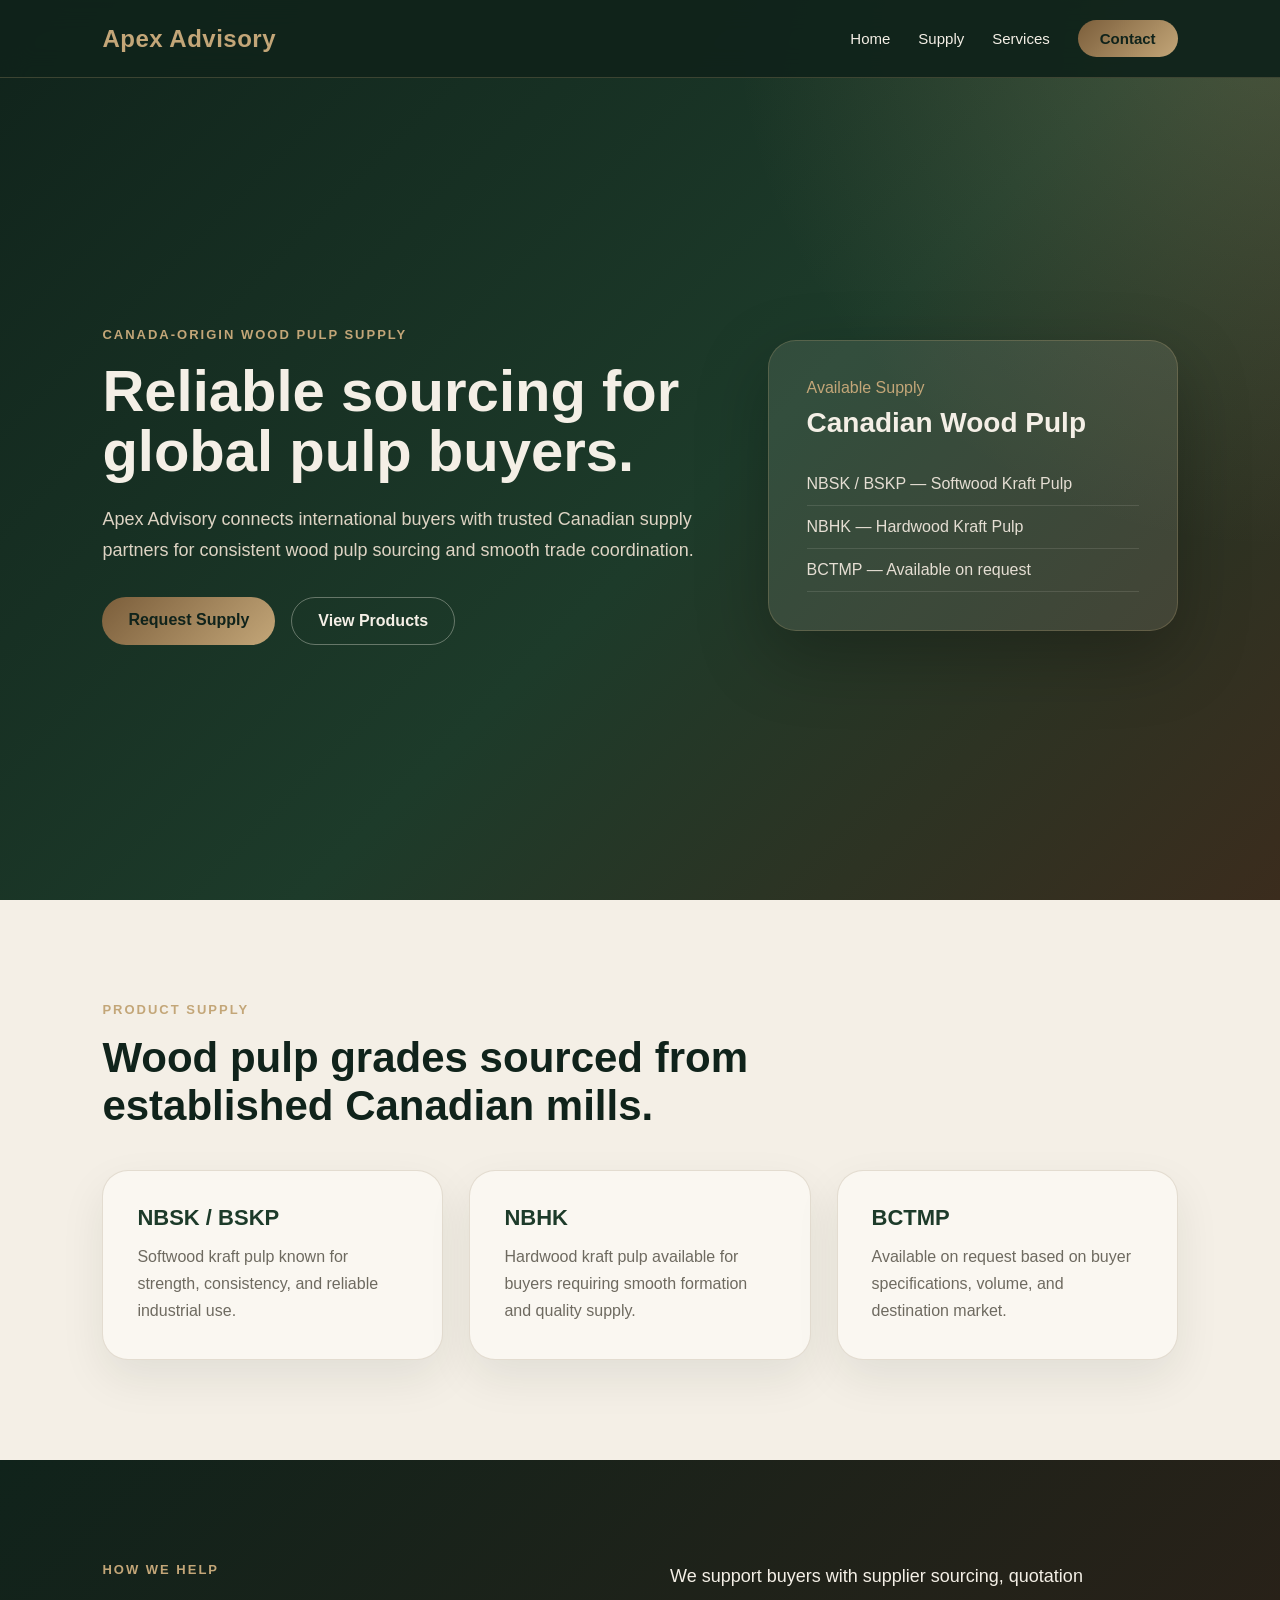
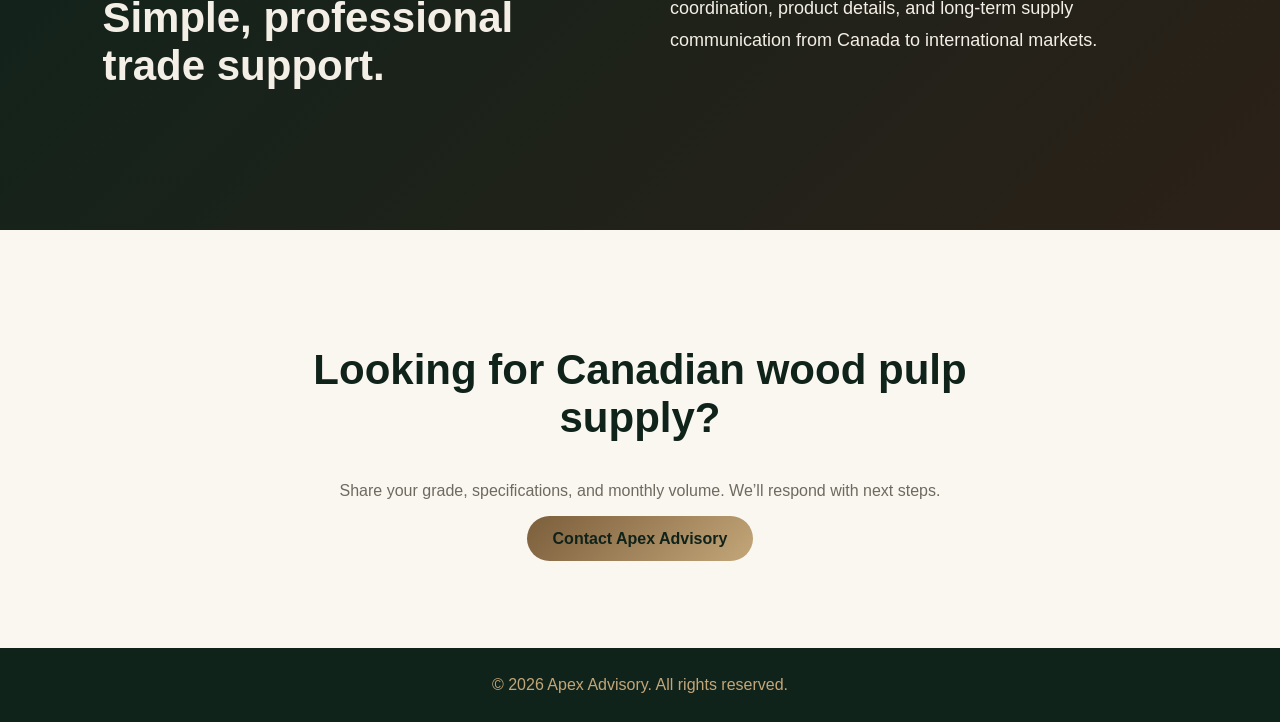
<file: index.html>
<!DOCTYPE html>
<html lang="en">

<head>
  <meta charset="UTF-8" />
  <meta name="viewport" content="width=device-width, initial-scale=1.0" />
  <title>Apex Advisory | Import Brokerage</title>
  <link rel="stylesheet" href="./style.css" />
</head>

<body>

  <header class="navbar">
    <a href="index.html" class="logo">Apex Advisory</a>
    <nav>
      <a href="index.html">Home</a>
      <a href="#supply">Supply</a>
      <a href="#services">Services</a>
      <a href="contact.html" class="nav-btn">Contact</a>
    </nav>
  </header>

  <section class="hero">
    <div class="hero-text">
      <span>Canada-Origin Wood Pulp Supply</span>
      <h1>Reliable sourcing for global pulp buyers.</h1>
      <p>
        Apex Advisory connects international buyers with trusted Canadian supply partners
        for consistent wood pulp sourcing and smooth trade coordination.
      </p>
      <div class="hero-buttons">
        <a href="contact.html" class="primary-btn">Request Supply</a>
        <a href="#supply" class="secondary-btn">View Products</a>
      </div>
    </div>

    <div class="hero-card">
      <p>Available Supply</p>
      <h3>Canadian Wood Pulp</h3>
      <ul>
        <li>NBSK / BSKP — Softwood Kraft Pulp</li>
        <li>NBHK — Hardwood Kraft Pulp</li>
        <li>BCTMP — Available on request</li>
      </ul>
    </div>
  </section>

  <section id="supply" class="section">
    <span class="label">Product Supply</span>
    <h2>Wood pulp grades sourced from established Canadian mills.</h2>

    <div class="cards">
      <div class="card">
        <h3>NBSK / BSKP</h3>
        <p>Softwood kraft pulp known for strength, consistency, and reliable industrial use.</p>
      </div>

      <div class="card">
        <h3>NBHK</h3>
        <p>Hardwood kraft pulp available for buyers requiring smooth formation and quality supply.</p>
      </div>

      <div class="card">
        <h3>BCTMP</h3>
        <p>Available on request based on buyer specifications, volume, and destination market.</p>
      </div>
    </div>
  </section>

  <section id="services" class="about">
    <div>
      <span class="label">How We Help</span>
      <h2>Simple, professional trade support.</h2>
    </div>
    <p>
      We support buyers with supplier sourcing, quotation coordination, product details,
      and long-term supply communication from Canada to international markets.
    </p>
  </section>

  <section class="cta">
    <h2>Looking for Canadian wood pulp supply?</h2>
    <p>Share your grade, specifications, and monthly volume. We’ll respond with next steps.</p>
    <a href="contact.html" class="primary-btn">Contact Apex Advisory</a>
  </section>

  <footer>
    <p>© 2026 Apex Advisory. All rights reserved.</p>
  </footer>

</body>

</html>
</file>
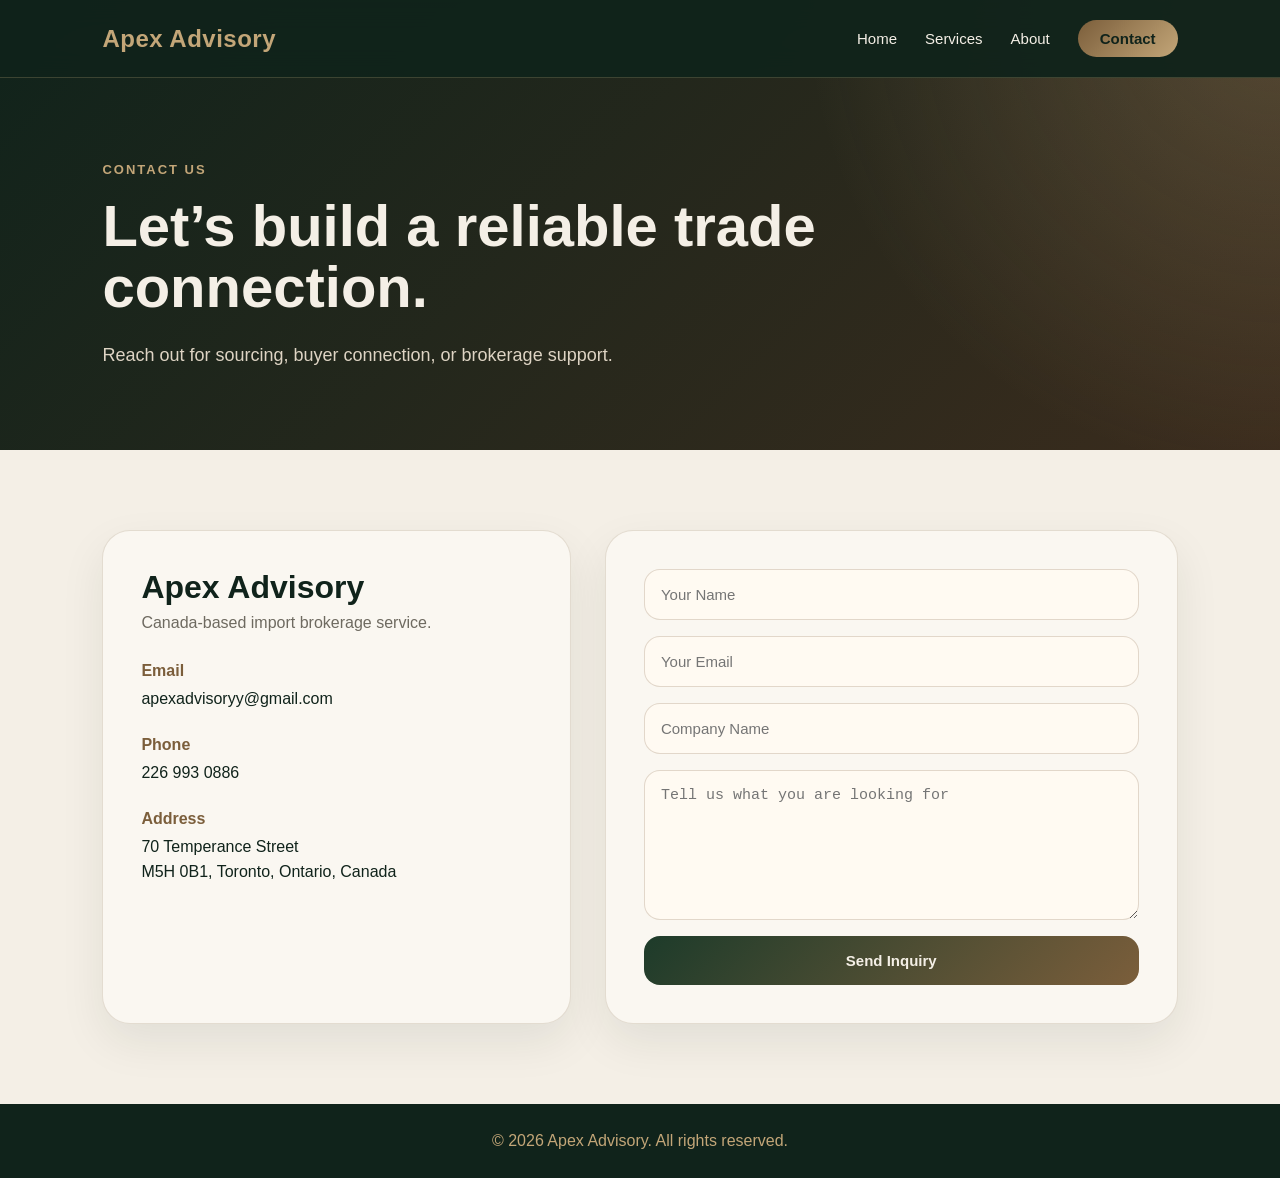
<file: contact.html>
<!DOCTYPE html>
<html lang="en">

<head>
    <meta charset="UTF-8" />
    <meta name="viewport" content="width=device-width, initial-scale=1.0" />
    <title>Contact | Apex Advisory</title>
    <link rel="stylesheet" href="style.css" />
</head>

<body>

    <header class="navbar">
        <a href="index.html" class="logo">Apex Advisory</a>
        <nav>
            <a href="index.html">Home</a>
            <a href="index.html#services">Services</a>
            <a href="index.html#about">About</a>
            <a href="contact.html" class="nav-btn">Contact</a>
        </nav>
    </header>

    <section class="contact-hero">
        <span>Contact Us</span>
        <h1>Let’s build a reliable trade connection.</h1>
        <p>Reach out for sourcing, buyer connection, or brokerage support.</p>
    </section>

    <section class="contact-section">
        <div class="contact-info-box">
            <h2>Apex Advisory</h2>
            <p class="muted">Canada-based import brokerage service.</p>

            <div class="info-item">
                <strong>Email</strong>
                <p>apexadvisoryy@gmail.com</p>
            </div>

            <div class="info-item">
                <strong>Phone</strong>
                <p>226 993 0886</p>
            </div>

            <div class="info-item">
                <strong>Address</strong>
                <p>70 Temperance Street<br>M5H 0B1, Toronto, Ontario, Canada</p>
            </div>
        </div>

        <form id="contactForm" class="contact-form">
            <input type="text" placeholder="Your Name" required />
            <input type="email" placeholder="Your Email" required />
            <input type="text" placeholder="Company Name" />
            <textarea placeholder="Tell us what you are looking for" required></textarea>
            <button type="submit">Send Inquiry</button>
        </form>
    </section>

    <footer>
        <p>© 2026 Apex Advisory. All rights reserved.</p>
    </footer>

    <script src="script.js"></script>
</body>

</html>
</file>
<file: style.css>
* {
  margin: 0;
  padding: 0;
  box-sizing: border-box;
}

:root {
  --green-dark: #10231b;
  --green: #1d3b2a;
  --green-soft: #38523c;
  --brown: #7b5e3b;
  --brown-light: #c3a678;
  --cream: #f4efe6;
  --soft: #faf7f1;
  --text: #1b211d;
  --muted: #6e6a60;
  --white: #ffffff;
}

html {
  scroll-behavior: smooth;
}

body {
  font-family: "Segoe UI", Arial, sans-serif;
  background: var(--cream);
  color: var(--text);
}

.navbar {
  position: fixed;
  top: 0;
  width: 100%;
  padding: 20px 8%;
  background: rgba(16, 35, 27, 0.95);
  backdrop-filter: blur(14px);
  display: flex;
  justify-content: space-between;
  align-items: center;
  z-index: 999;
  border-bottom: 1px solid rgba(195, 166, 120, 0.25);
}

.logo {
  color: var(--brown-light);
  font-size: 24px;
  font-weight: 700;
  text-decoration: none;
  letter-spacing: 0.5px;
}

nav {
  display: flex;
  gap: 28px;
  align-items: center;
}

nav a {
  color: var(--cream);
  text-decoration: none;
  font-size: 15px;
  transition: 0.3s;
}

nav a:hover {
  color: var(--brown-light);
}

.nav-btn {
  background: linear-gradient(135deg, var(--brown), var(--brown-light));
  color: var(--green-dark) !important;
  padding: 10px 22px;
  border-radius: 40px;
  font-weight: 700;
}

.hero {
  min-height: 100vh;
  padding: 160px 8% 90px;
  display: grid;
  grid-template-columns: 1.2fr 0.8fr;
  gap: 50px;
  align-items: center;
  background:
    radial-gradient(circle at top right, rgba(195,166,120,0.25), transparent 35%),
    linear-gradient(135deg, #10231b 0%, #1d3b2a 55%, #3b2c1d 100%);
}

.hero-text span,
.label,
.contact-hero span {
  color: var(--brown-light);
  text-transform: uppercase;
  letter-spacing: 2px;
  font-size: 13px;
  font-weight: 700;
}

.hero-text h1,
.contact-hero h1 {
  color: var(--cream);
  font-size: 58px;
  line-height: 1.05;
  margin: 18px 0 22px;
  max-width: 850px;
}

.hero-text p,
.contact-hero p {
  color: #ded4c4;
  font-size: 18px;
  line-height: 1.7;
  max-width: 670px;
}

.hero-buttons {
  display: flex;
  gap: 16px;
  margin-top: 32px;
}

.primary-btn,
.secondary-btn {
  padding: 14px 26px;
  border-radius: 40px;
  text-decoration: none;
  font-weight: 700;
  transition: 0.3s;
}

.primary-btn {
  background: linear-gradient(135deg, var(--brown), var(--brown-light));
  color: var(--green-dark);
}

.secondary-btn {
  border: 1px solid rgba(244,239,230,0.35);
  color: var(--cream);
}

.primary-btn:hover,
.secondary-btn:hover,
.nav-btn:hover {
  transform: translateY(-3px);
}

.hero-card {
  background: rgba(244, 239, 230, 0.1);
  border: 1px solid rgba(195,166,120,0.25);
  border-radius: 28px;
  padding: 38px;
  color: var(--cream);
  box-shadow: 0 25px 70px rgba(0,0,0,0.25);
}

.hero-card p {
  color: var(--brown-light);
  margin-bottom: 10px;
}

.hero-card h3 {
  font-size: 28px;
  margin-bottom: 24px;
}

.hero-card li {
  list-style: none;
  padding: 12px 0;
  border-bottom: 1px solid rgba(244,239,230,0.12);
  color: #e5ded3;
}

.section {
  padding: 100px 8%;
}

.section h2,
.about h2,
.cta h2 {
  font-size: 42px;
  max-width: 760px;
  margin: 16px 0 40px;
  color: var(--green-dark);
}

.cards {
  display: grid;
  grid-template-columns: repeat(3, 1fr);
  gap: 26px;
}

.card {
  background: var(--soft);
  padding: 34px;
  border-radius: 26px;
  border: 1px solid rgba(123,94,59,0.18);
  box-shadow: 0 18px 45px rgba(16,35,27,0.08);
  transition: 0.3s;
}

.card:hover {
  transform: translateY(-6px);
}

.card h3 {
  color: var(--green);
  font-size: 22px;
  margin-bottom: 12px;
}

.card p {
  color: var(--muted);
  line-height: 1.7;
}

.about {
  padding: 100px 8%;
  display: grid;
  grid-template-columns: 1fr 1fr;
  gap: 60px;
  background: linear-gradient(135deg, var(--green-dark), #2c2118);
}

.about h2,
.about p {
  color: var(--cream);
}

.about p {
  font-size: 18px;
  line-height: 1.8;
}

.cta {
  text-align: center;
  padding: 100px 8%;
  background: var(--soft);
}

.cta h2 {
  margin-left: auto;
  margin-right: auto;
}

.cta p {
  color: var(--muted);
  margin-bottom: 30px;
}

.contact-hero {
  padding: 160px 8% 80px;
  background:
    radial-gradient(circle at top right, rgba(195,166,120,0.25), transparent 35%),
    linear-gradient(135deg, #10231b, #3b2c1d);
}

.contact-section {
  padding: 80px 8%;
  display: grid;
  grid-template-columns: 0.9fr 1.1fr;
  gap: 34px;
}

.contact-info-box,
.contact-form {
  background: var(--soft);
  border: 1px solid rgba(123,94,59,0.18);
  border-radius: 28px;
  padding: 38px;
  box-shadow: 0 18px 45px rgba(16,35,27,0.08);
}

.contact-info-box h2 {
  color: var(--green-dark);
  font-size: 32px;
  margin-bottom: 8px;
}

.muted {
  color: var(--muted);
  margin-bottom: 30px;
}

.info-item {
  margin-top: 24px;
}

.info-item strong {
  color: var(--brown);
  display: block;
  margin-bottom: 6px;
}

.info-item p {
  color: var(--green-dark);
  line-height: 1.6;
}

.contact-form {
  display: flex;
  flex-direction: column;
  gap: 16px;
}

input,
textarea {
  padding: 16px;
  border-radius: 16px;
  border: 1px solid rgba(123,94,59,0.22);
  background: #fffaf2;
  font-size: 15px;
  outline: none;
}

input:focus,
textarea:focus {
  border-color: var(--brown-light);
  box-shadow: 0 0 0 4px rgba(195,166,120,0.18);
}

textarea {
  min-height: 150px;
  resize: vertical;
}

button {
  background: linear-gradient(135deg, var(--green), var(--brown));
  color: var(--cream);
  border: none;
  padding: 16px;
  border-radius: 16px;
  font-size: 15px;
  font-weight: 700;
  cursor: pointer;
  transition: 0.3s;
}

button:hover {
  transform: translateY(-3px);
  background: linear-gradient(135deg, var(--brown), var(--brown-light));
  color: var(--green-dark);
}

footer {
  text-align: center;
  padding: 28px;
  background: var(--green-dark);
  color: var(--brown-light);
}

@media (max-width: 900px) {
  .hero,
  .about,
  .contact-section,
  .cards {
    grid-template-columns: 1fr;
  }

  .hero-text h1,
  .contact-hero h1 {
    font-size: 40px;
  }

  nav {
    gap: 14px;
  }

  nav a {
    font-size: 13px;
  }

  .hero-buttons {
    flex-direction: column;
  }
}
</file>
